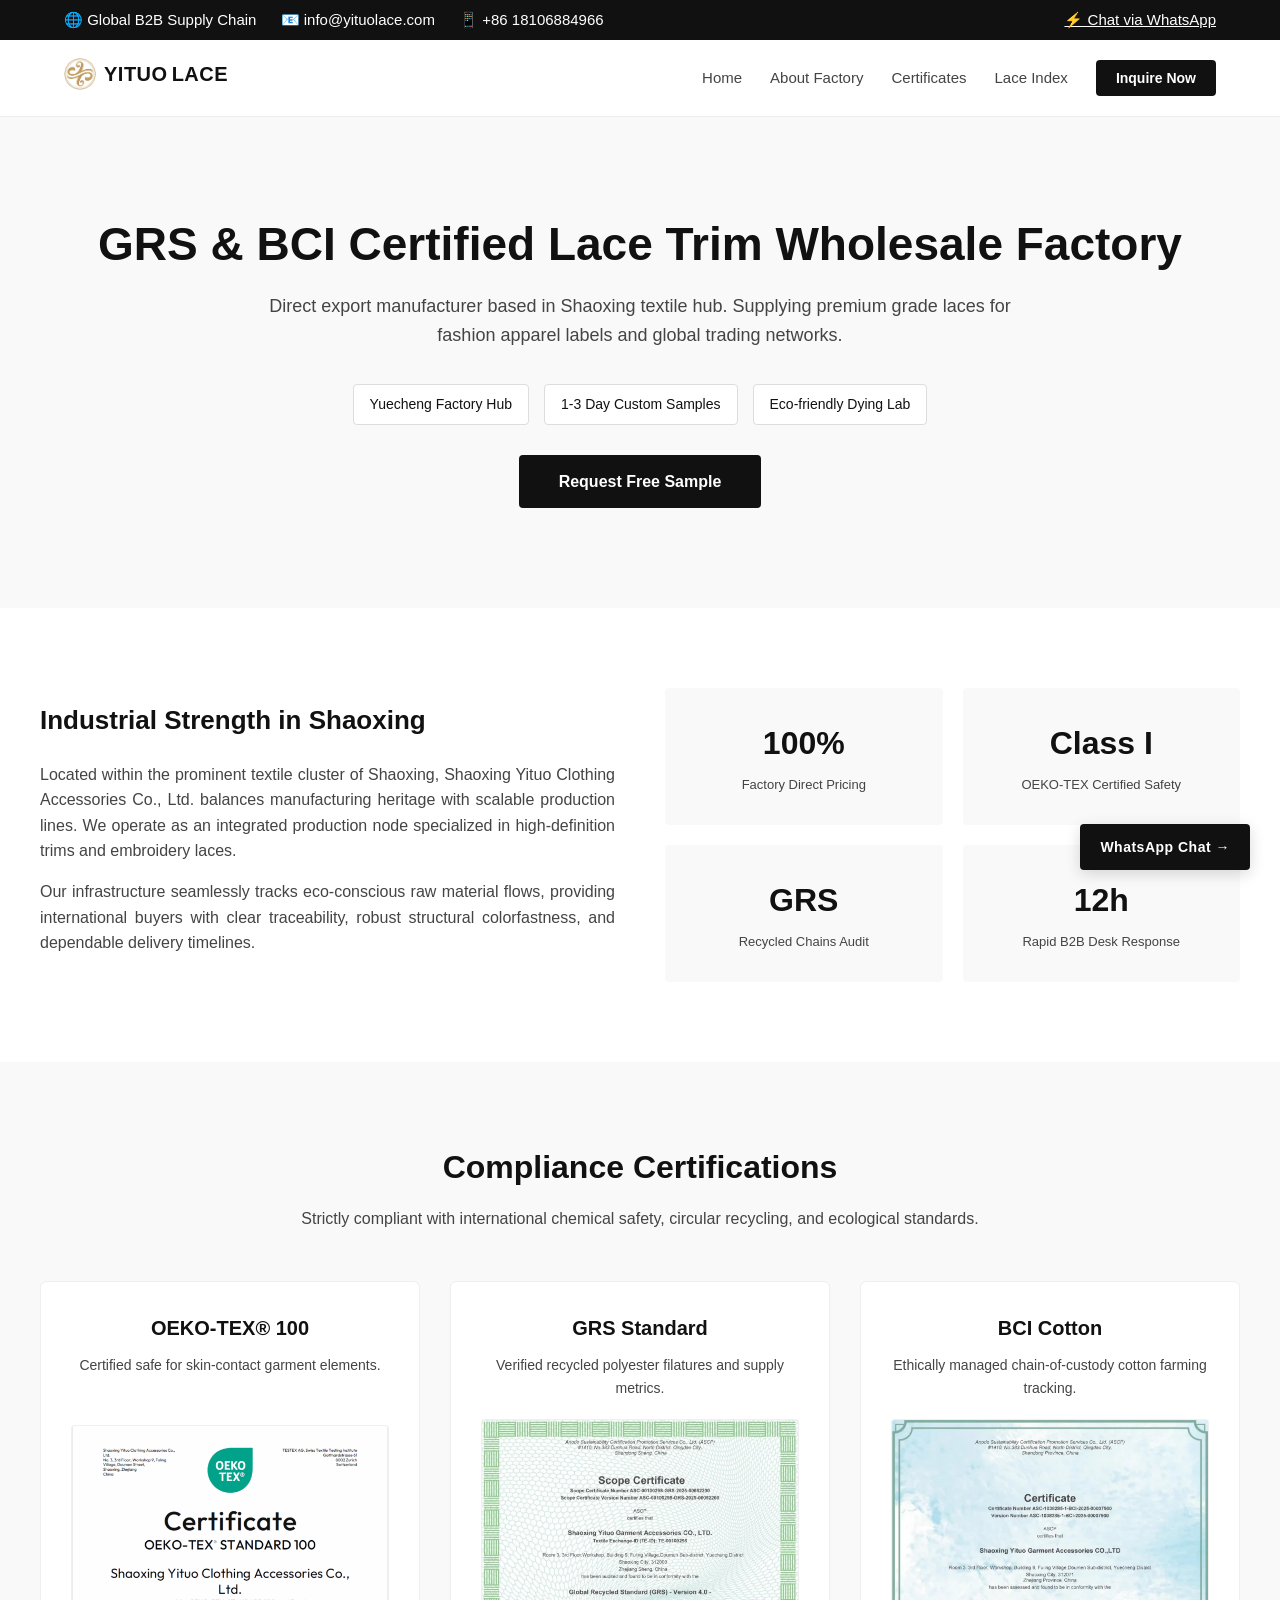
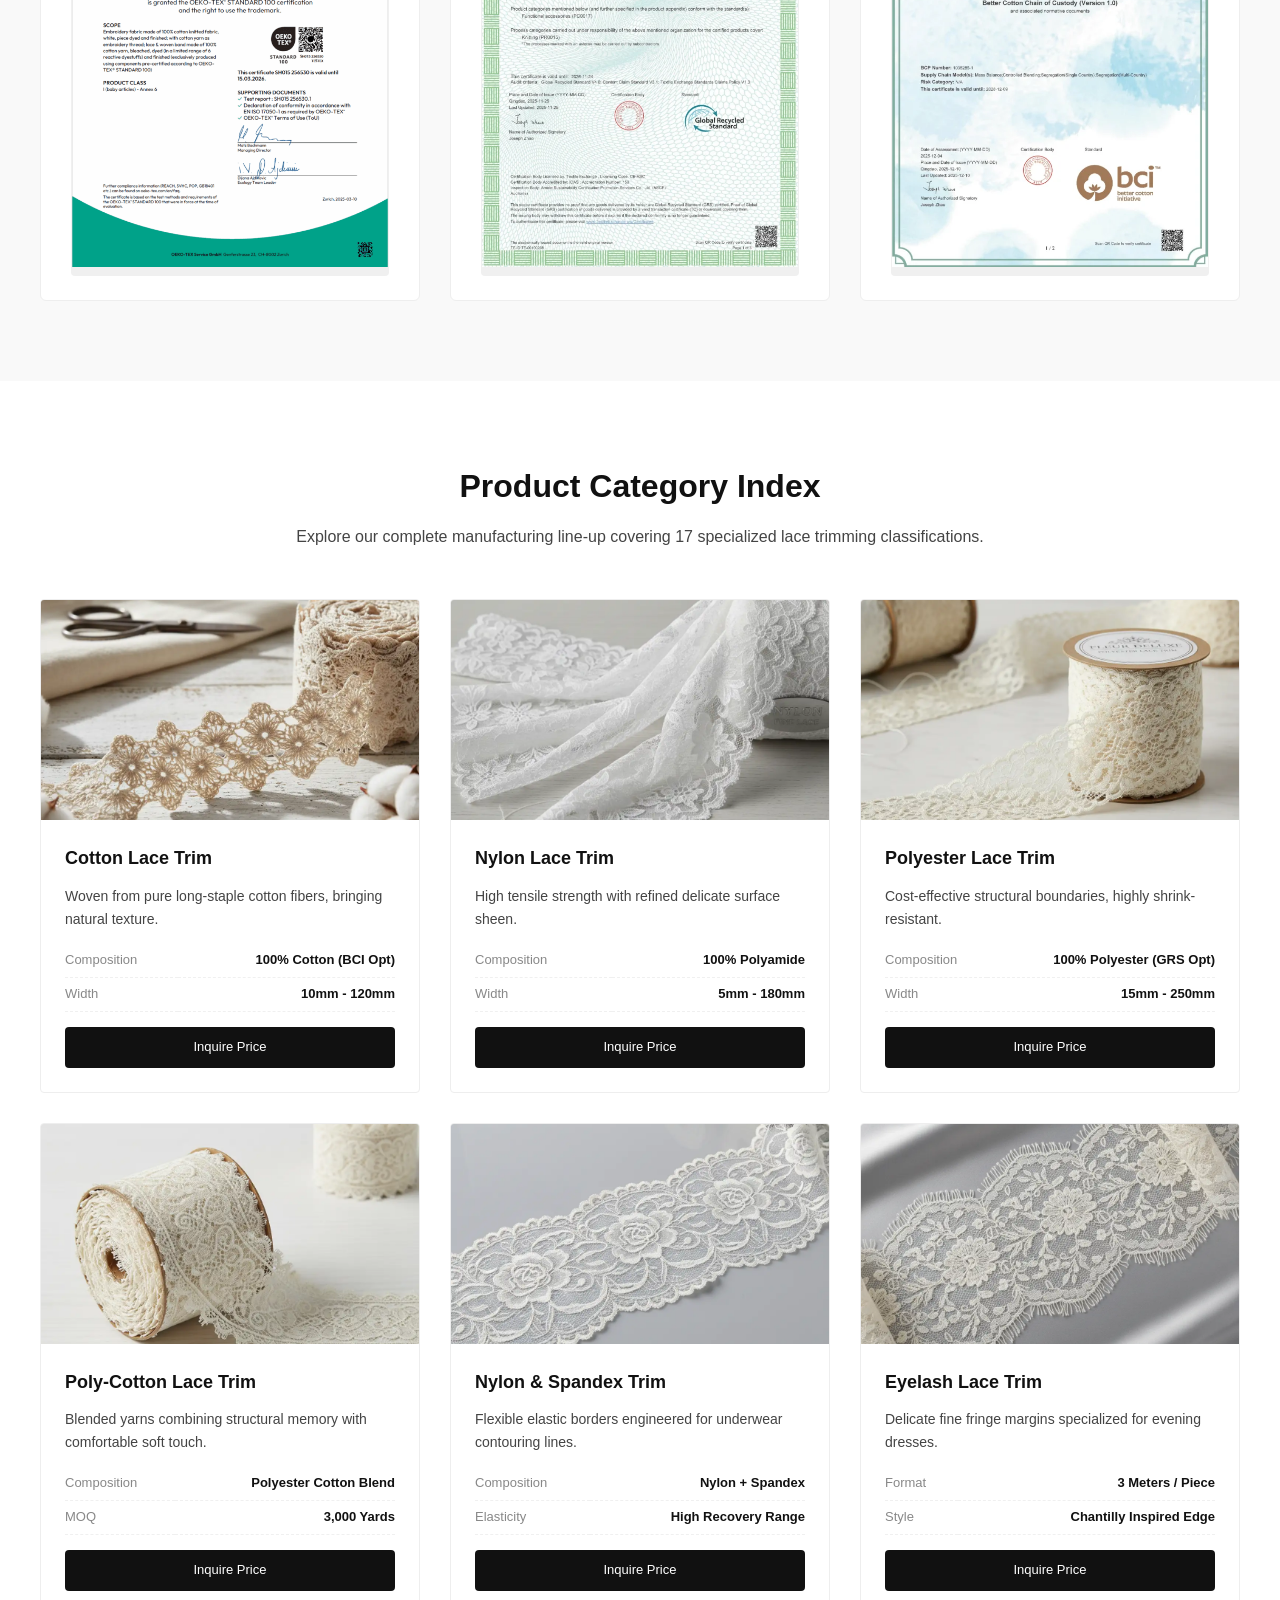
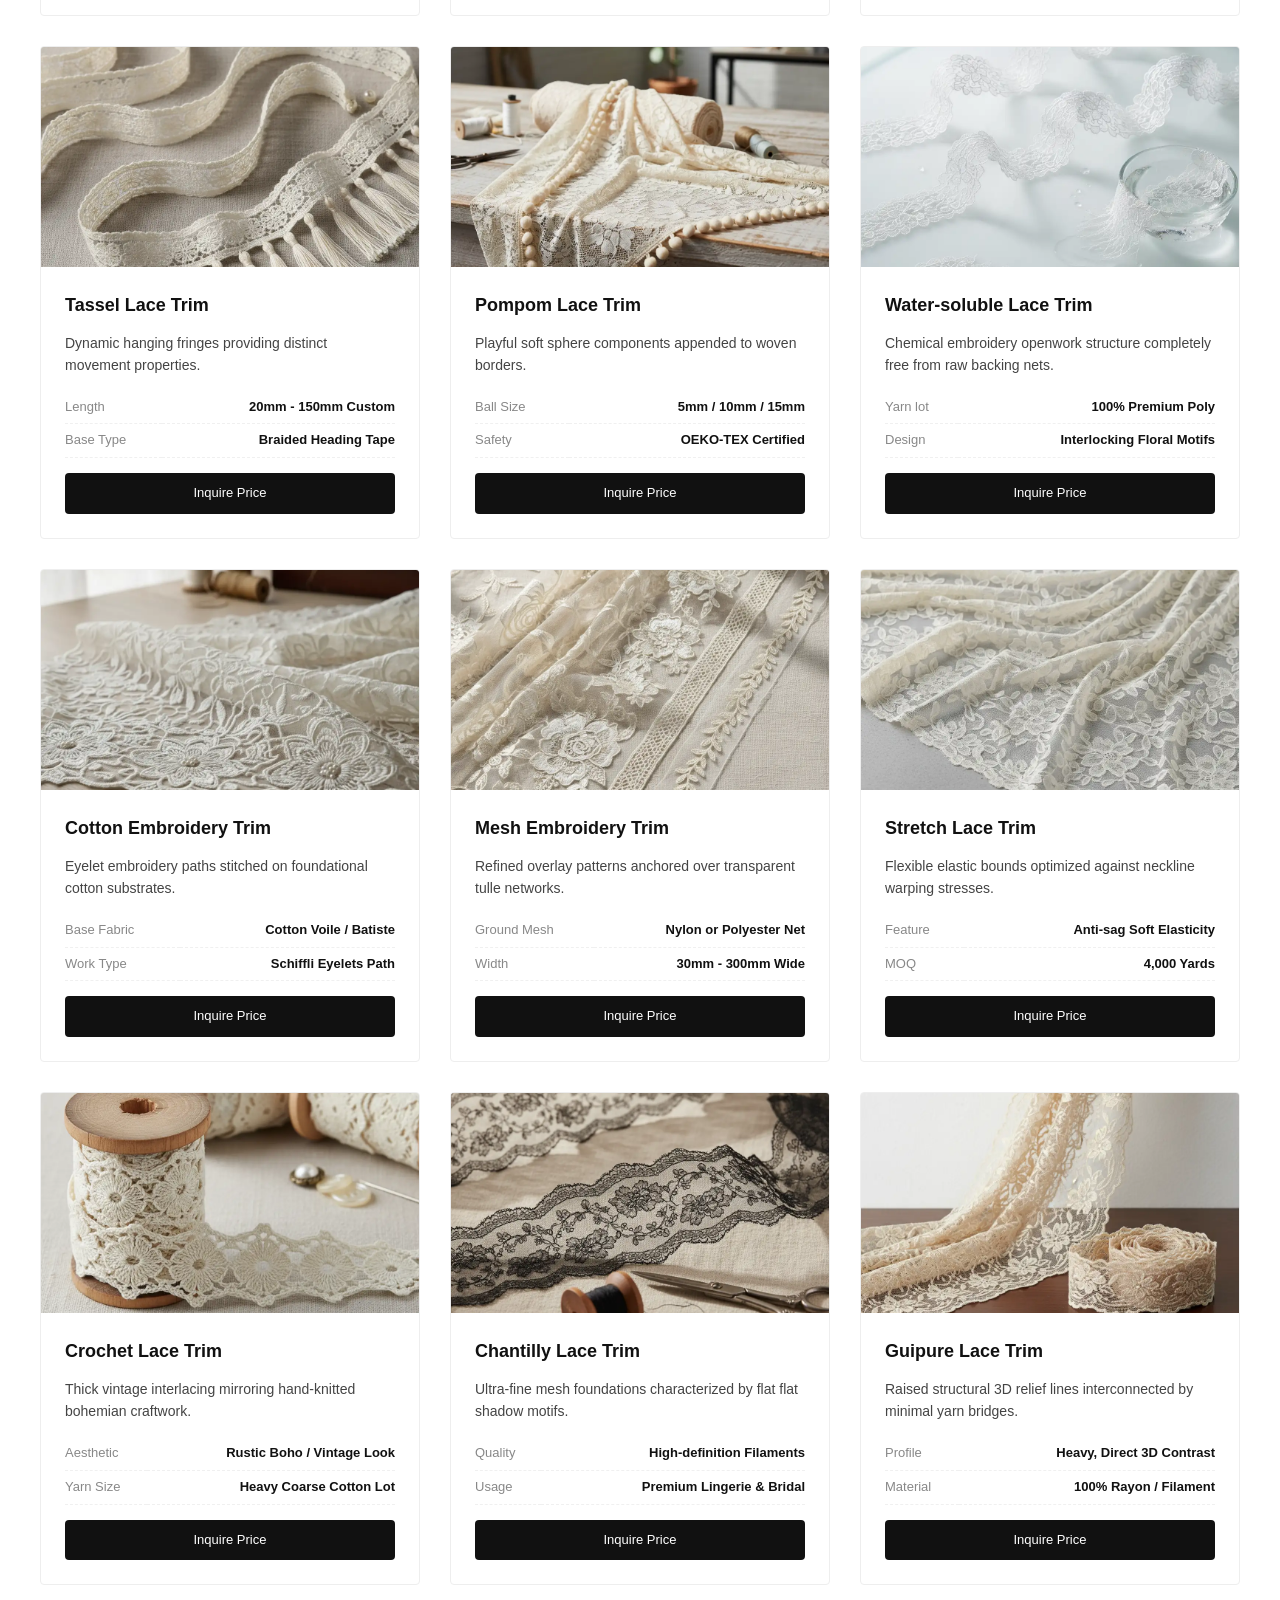
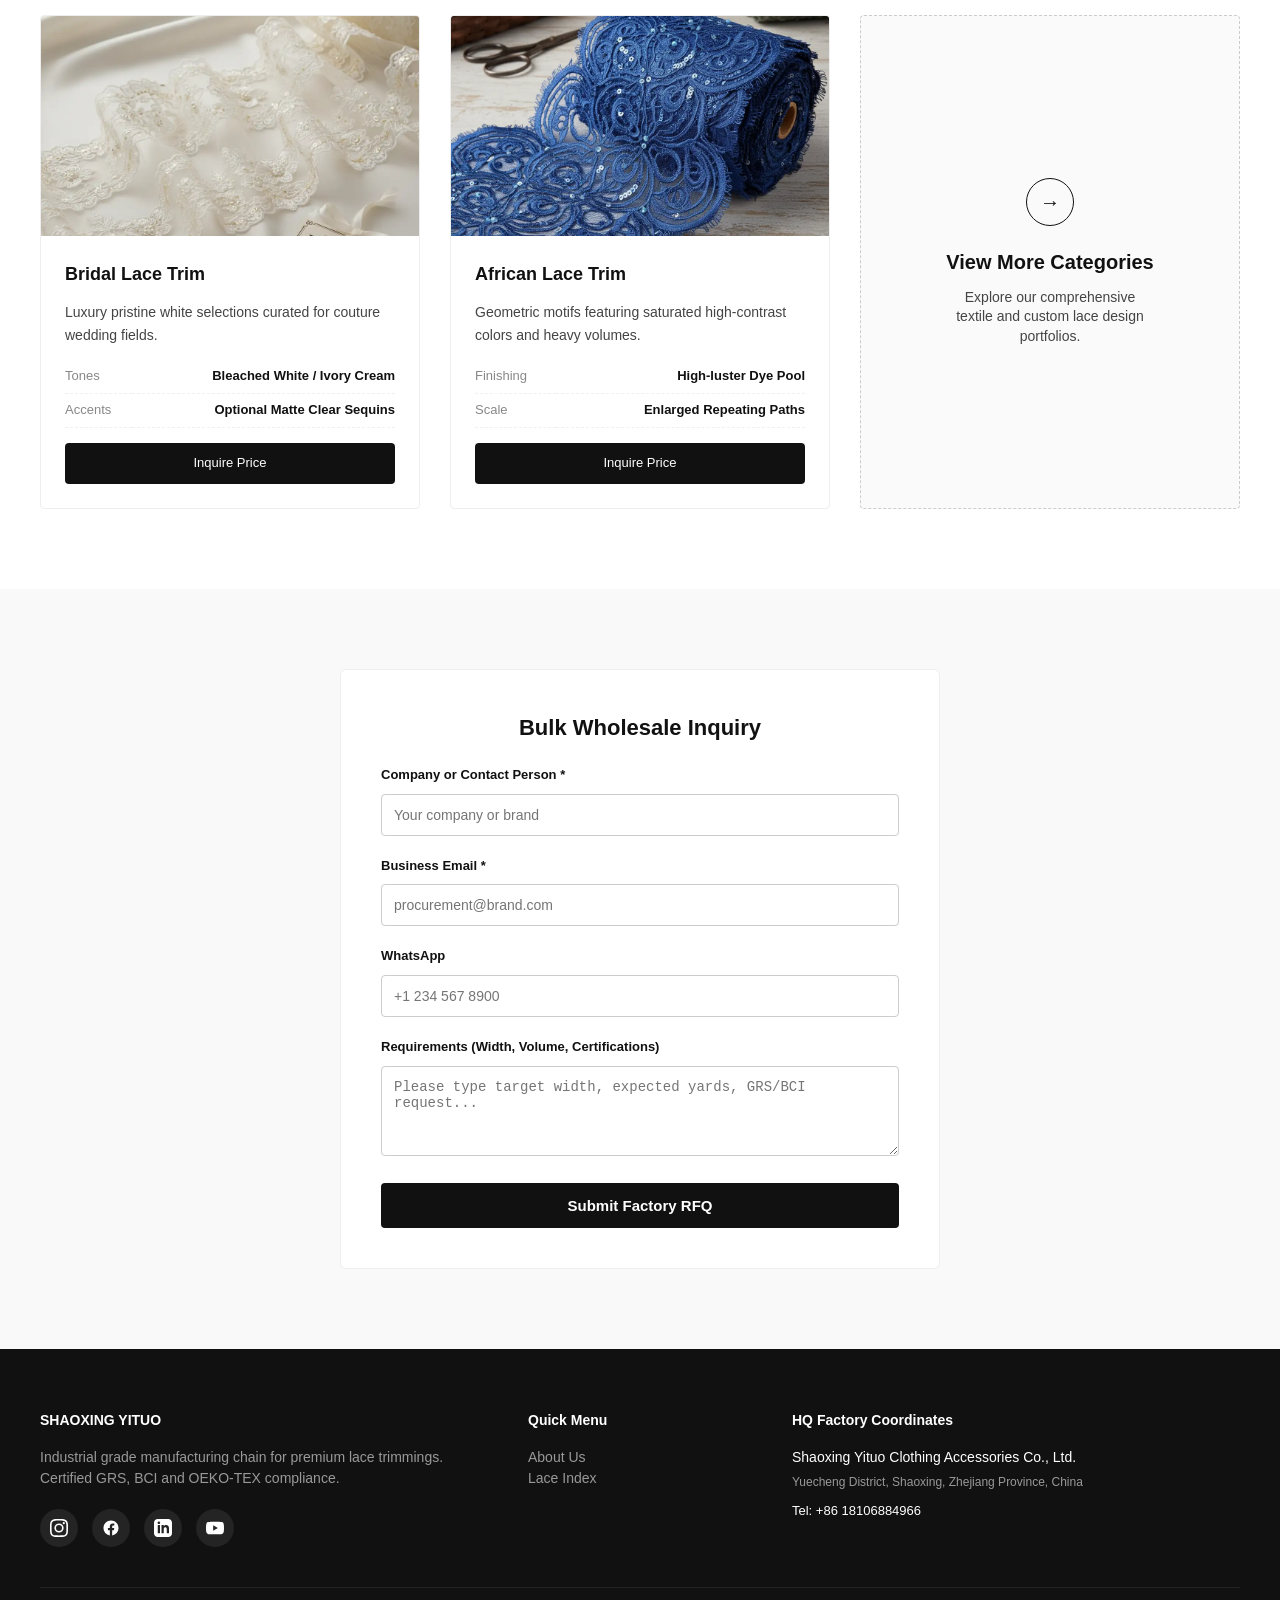
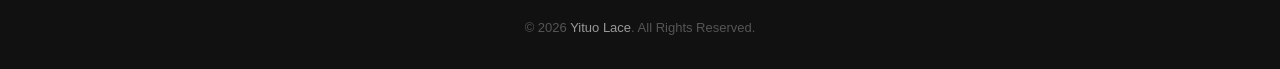
<file: index.html>
<!DOCTYPE html>
<html lang="en">
<head>
    <meta charset="UTF-8">
    <meta name="viewport" content="width=device-width, initial-scale=1.0">
    <title>Premium Lace Trim & Embroidery Fabric Manufacturer | Shaoxing Yituo</title>
    <meta name="description" content="GRS, BCI & OEKO-TEX certified lace trim manufacturer in Shaoxing. Factory-direct wholesale water-soluble, cotton embroidery & stretch laces for garment brands.">
    <link rel="icon" type="image/png" href="images/logo.png">
    <link rel="stylesheet" href="css/style.css">
</head>
<body>

    <!-- Top Info Bar -->
    <div class="top-bar">
        <div class="top-bar-left">
            <span>🌐 Global B2B Supply Chain</span>
            <span>📧 info@yituolace.com</span>
            <span>📱 +86 18106884966</span>
        </div>
        <div class="top-bar-right">
            <a href="https://wa.me/447549881294" target="_blank">⚡ Chat via WhatsApp</a>
        </div>
    </div>

    <!-- Main Header -->
    <header>
        <div class="header-container">
            <div class="logo">
                <a href="#"><img src="images/logo.png" alt="YITUO LACE" style="height: 32px; margin-right: 8px; border-radius: 50%;">YITUO<span>LACE</span></a>
            </div>
            
            <input type="checkbox" id="menu-toggle">
            <label for="menu-toggle" class="hamburger-icon" aria-label="Toggle Navigation">
                <span></span>
                <span></span>
                <span></span>
            </label>

            <nav>
                <ul>
                    <li><a href="#">Home</a></li>
                    <li><a href="#about">About Factory</a></li>
                    <li><a href="#certifications">Certificates</a></li>
                    <li><a href="#catalog">Lace Index</a></li>
                    <li><a href="#rfq" class="btn-rfq">Inquire Now</a></li>
                </ul>
            </nav>
        </div>
    </header>

    <!-- Hero Showcase Section -->
    <section class="hero">
        <div class="container">
            <h1>GRS & BCI Certified Lace Trim Wholesale Factory</h1>
            <p>Direct export manufacturer based in Shaoxing textile hub. Supplying premium grade laces for fashion apparel labels and global trading networks.</p>
            <div class="hero-badges">
                <div class="badge">Yuecheng Factory Hub</div>
                <div class="badge">1-3 Day Custom Samples</div>
                <div class="badge">Eco-friendly Dying Lab</div>
            </div>
            <a href="#rfq" class="hero-cta">Request Free Sample</a>
        </div>
    </section>

    <!-- About Factory Section -->
    <section id="about">
        <div class="container about-grid">
            <div class="about-text">
                <h3>Industrial Strength in Shaoxing</h3>
                <p>Located within the prominent textile cluster of Shaoxing, Shaoxing Yituo Clothing Accessories Co., Ltd. balances manufacturing heritage with scalable production lines. We operate as an integrated production node specialized in high-definition trims and embroidery laces.</p>
                <p>Our infrastructure seamlessly tracks eco-conscious raw material flows, providing international buyers with clear traceability, robust structural colorfastness, and dependable delivery timelines.</p>
            </div>
            <div class="stats-grid">
                <div class="stat-box"><div class="num">100%</div><div class="label">Factory Direct Pricing</div></div>
                <div class="stat-box"><div class="num">Class I</div><div class="label">OEKO-TEX Certified Safety</div></div>
                <div class="stat-box"><div class="num">GRS</div><div class="label">Recycled Chains Audit</div></div>
                <div class="stat-box"><div class="num">12h</div><div class="label">Rapid B2B Desk Response</div></div>
            </div>
        </div>
    </section>

    <!-- Certifications Section (精准匹配 image_65e6a4.png 预留图片并支持懒加载) -->
    <section id="certifications" class="cert-section">
        <div class="container">
            <div class="section-title">
                <h2>Compliance Certifications</h2>
                <p>Strictly compliant with international chemical safety, circular recycling, and ecological standards.</p>
            </div>
            <div class="cert-grid">
                <!-- OEKO-TEX 100 -->
                <div class="cert-card">
                    <h3>OEKO-TEX® 100</h3>
                    <p>Certified safe for skin-contact garment elements.</p>
                    <div class="img-placeholder">
                        <span class="img-tip">OEKO-TEX Certificate Image</span>
                        <img src="images/OEKO-TEX-Certificate.webp" alt="OEKO-TEX 100 Certificate" loading="lazy">
                    </div>
                </div>
                <!-- GRS Standard -->
                <div class="cert-card">
                    <h3>GRS Standard</h3>
                    <p>Verified recycled polyester filatures and supply metrics.</p>
                    <div class="img-placeholder">
                        <span class="img-tip">GRS Certificate Image</span>
                        <img src="images/GRS-Certificate.webp" alt="Global Recycled Standard Certificate" loading="lazy">
                    </div>
                </div>
                <!-- BCI Cotton -->
                <div class="cert-card">
                    <h3>BCI Cotton</h3>
                    <p>Ethically managed chain-of-custody cotton farming tracking.</p>
                    <div class="img-placeholder">
                        <span class="img-tip">BCI Certificate Image</span>
                        <img src="images/BCI-Certificate.webp" alt="Better Cotton Initiative Certificate" loading="lazy">
                    </div>
                </div>
            </div>
        </div>
    </section>

    <!-- 17-Category Lace Product Catalog (全面预留图片占位 + 开启原生装载异步懒加载) -->
    <section id="catalog">
        <div class="container">
            <div class="section-title">
                <h2>Product Category Index</h2>
                <p>Explore our complete manufacturing line-up covering 17 specialized lace trimming classifications.</p>
            </div>
            <div class="catalog-grid">
                
                <!-- 1. Cotton Lace Trim -->
                <div class="product-card">
                    <div class="img-placeholder">
                        <span class="img-tip">Cotton Lace Showcase Image</span>
                        <img src="images/wholesale-cotton-lace-trim-manufacturer.webp" alt="Cotton Lace Trim" loading="lazy">
                    </div>
                    <div class="product-info">
                        <h3>Cotton Lace Trim</h3>
                        <p>Woven from pure long-staple cotton fibers, bringing natural texture.</p>
                        <table class="spec-table">
                            <tr><td>Composition</td><td>100% Cotton (BCI Opt)</td></tr>
                            <tr><td>Width</td><td>10mm - 120mm</td></tr>
                        </table>
                        <a href="#rfq" class="card-btn">Inquire Price</a>
                    </div>
                </div>

                <!-- 2. Nylon Lace Trim -->
                <div class="product-card">
                    <div class="img-placeholder">
                        <span class="img-tip">Nylon Lace Showcase Image</span>
                        <img src="images/wholesale-nylon-lace-trim-manufacturer.webp" alt="Nylon Lace Trim" loading="lazy">
                    </div>
                    <div class="product-info">
                        <h3>Nylon Lace Trim</h3>
                        <p>High tensile strength with refined delicate surface sheen.</p>
                        <table class="spec-table">
                            <tr><td>Composition</td><td>100% Polyamide</td></tr>
                            <tr><td>Width</td><td>5mm - 180mm</td></tr>
                        </table>
                        <a href="#rfq" class="card-btn">Inquire Price</a>
                    </div>
                </div>

                <!-- 3. Polyester Lace Trim -->
                <div class="product-card">
                    <div class="img-placeholder">
                        <span class="img-tip">Poly Lace Showcase Image</span>
                        <img src="images/wholesale-polyester-lace-trim-manufacturer.webp" alt="Polyester Lace Trim" loading="lazy">
                    </div>
                    <div class="product-info">
                        <h3>Polyester Lace Trim</h3>
                        <p>Cost-effective structural boundaries, highly shrink-resistant.</p>
                        <table class="spec-table">
                            <tr><td>Composition</td><td>100% Polyester (GRS Opt)</td></tr>
                            <tr><td>Width</td><td>15mm - 250mm</td></tr>
                        </table>
                        <a href="#rfq" class="card-btn">Inquire Price</a>
                    </div>
                </div>

                <!-- 4. Polyester & Cotton Lace Trim -->
                <div class="product-card">
                    <div class="img-placeholder">
                        <span class="img-tip">TC Lace Showcase Image</span>
                        <img src="images/wholesale-polyester-&-cotton-lace-trim-manufacturer.webp" alt="Poly-Cotton Lace Trim" loading="lazy">
                    </div>
                    <div class="product-info">
                        <h3>Poly-Cotton Lace Trim</h3>
                        <p>Blended yarns combining structural memory with comfortable soft touch.</p>
                        <table class="spec-table">
                            <tr><td>Composition</td><td>Polyester Cotton Blend</td></tr>
                            <tr><td>MOQ</td><td>3,000 Yards</td></tr>
                        </table>
                        <a href="#rfq" class="card-btn">Inquire Price</a>
                    </div>
                </div>

                <!-- 5. Nylon & Spandex Lace Trim -->
                <div class="product-card">
                    <div class="img-placeholder">
                        <span class="img-tip">Nylon Spandex Showcase Image</span>
                        <img src="images/wholesale-nylon-&-spandex-lace-trim-manufacturer.webp" alt="Nylon & Spandex Lace Trim" loading="lazy">
                    </div>
                    <div class="product-info">
                        <h3>Nylon & Spandex Trim</h3>
                        <p>Flexible elastic borders engineered for underwear contouring lines.</p>
                        <table class="spec-table">
                            <tr><td>Composition</td><td>Nylon + Spandex</td></tr>
                            <tr><td>Elasticity</td><td>High Recovery Range</td></tr>
                        </table>
                        <a href="#rfq" class="card-btn">Inquire Price</a>
                    </div>
                </div>

                <!-- 6. Eyelash Lace Trim -->
                <div class="product-card">
                    <div class="img-placeholder">
                        <span class="img-tip">Eyelash Lace Showcase Image</span>
                        <img src="images/wholesale-eyelash-lace-trim-manufacturer.webp" alt="Eyelash Lace Trim" loading="lazy">
                    </div>
                    <div class="product-info">
                        <h3>Eyelash Lace Trim</h3>
                        <p>Delicate fine fringe margins specialized for evening dresses.</p>
                        <table class="spec-table">
                            <tr><td>Format</td><td>3 Meters / Piece</td></tr>
                            <tr><td>Style</td><td>Chantilly Inspired Edge</td></tr>
                        </table>
                        <a href="#rfq" class="card-btn">Inquire Price</a>
                    </div>
                </div>

                <!-- 7. Tassel Lace Trim -->
                <div class="product-card">
                    <div class="img-placeholder">
                        <span class="img-tip">Tassel Lace Showcase Image</span>
                        <img src="images/wholesale-tassel-lace-trim-manufacturer.webp" alt="Tassel Lace Trim" loading="lazy">
                    </div>
                    <div class="product-info">
                        <h3>Tassel Lace Trim</h3>
                        <p>Dynamic hanging fringes providing distinct movement properties.</p>
                        <table class="spec-table">
                            <tr><td>Length</td><td>20mm - 150mm Custom</td></tr>
                            <tr><td>Base Type</td><td>Braided Heading Tape</td></tr>
                        </table>
                        <a href="#rfq" class="card-btn">Inquire Price</a>
                    </div>
                </div>

                <!-- 8. Pompom Lace Trim -->
                <div class="product-card">
                    <div class="img-placeholder">
                        <span class="img-tip">Pompom Lace Showcase Image</span>
                        <img src="images/wholesale-pompom-lace-trim-manufacturer.webp" alt="Pompom Lace Trim" loading="lazy">
                    </div>
                    <div class="product-info">
                        <h3>Pompom Lace Trim</h3>
                        <p>Playful soft sphere components appended to woven borders.</p>
                        <table class="spec-table">
                            <tr><td>Ball Size</td><td>5mm / 10mm / 15mm</td></tr>
                            <tr><td>Safety</td><td>OEKO-TEX Certified</td></tr>
                        </table>
                        <a href="#rfq" class="card-btn">Inquire Price</a>
                    </div>
                </div>

                <!-- 9. Water-soluble Lace Trim -->
                <div class="product-card">
                    <div class="img-placeholder">
                        <span class="img-tip">Water-soluble Showcase Image</span>
                        <img src="images/wholesale-water-soluble-lace-trim-manufacturer.webp" alt="Water-soluble Lace Trim" loading="lazy">
                    </div>
                    <div class="product-info">
                        <h3>Water-soluble Lace Trim</h3>
                        <p>Chemical embroidery openwork structure completely free from raw backing nets.</p>
                        <table class="spec-table">
                            <tr><td>Yarn lot</td><td>100% Premium Poly</td></tr>
                            <tr><td>Design</td><td>Interlocking Floral Motifs</td></tr>
                        </table>
                        <a href="#rfq" class="card-btn">Inquire Price</a>
                    </div>
                </div>

                <!-- 10. Cotton Embroidery Lace Trim -->
                <div class="product-card">
                    <div class="img-placeholder">
                        <span class="img-tip">Cotton Embroidery Image</span>
                        <img src="images/wholesale-cotton-embroidery-lace-trim-manufacturer.webp" alt="Cotton Embroidery Lace Trim" loading="lazy">
                    </div>
                    <div class="product-info">
                        <h3>Cotton Embroidery Trim</h3>
                        <p>Eyelet embroidery paths stitched on foundational cotton substrates.</p>
                        <table class="spec-table">
                            <tr><td>Base Fabric</td><td>Cotton Voile / Batiste</td></tr>
                            <tr><td>Work Type</td><td>Schiffli Eyelets Path</td></tr>
                        </table>
                        <a href="#rfq" class="card-btn">Inquire Price</a>
                    </div>
                </div>

                <!-- 11. Mesh Embroidery Lace Trim -->
                <div class="product-card">
                    <div class="img-placeholder">
                        <span class="img-tip">Mesh Embroidery Image</span>
                        <img src="images/wholesale-mesh-embroidery-lace-trim-manufacturer.webp" alt="Mesh Embroidery Lace Trim" loading="lazy">
                    </div>
                    <div class="product-info">
                        <h3>Mesh Embroidery Trim</h3>
                        <p>Refined overlay patterns anchored over transparent tulle networks.</p>
                        <table class="spec-table">
                            <tr><td>Ground Mesh</td><td>Nylon or Polyester Net</td></tr>
                            <tr><td>Width</td><td>30mm - 300mm Wide</td></tr>
                        </table>
                        <a href="#rfq" class="card-btn">Inquire Price</a>
                    </div>
                </div>

                <!-- 12. Stretch Lace Trim -->
                <div class="product-card">
                    <div class="img-placeholder">
                        <span class="img-tip">Stretch Lace Image</span>
                        <img src="images/wholesale-stretch-lace-trim-manufacturer.webp" alt="Stretch Lace Trim" loading="lazy">
                    </div>
                    <div class="product-info">
                        <h3>Stretch Lace Trim</h3>
                        <p>Flexible elastic bounds optimized against neckline warping stresses.</p>
                        <table class="spec-table">
                            <tr><td>Feature</td><td>Anti-sag Soft Elasticity</td></tr>
                            <tr><td>MOQ</td><td>4,000 Yards</td></tr>
                        </table>
                        <a href="#rfq" class="card-btn">Inquire Price</a>
                    </div>
                </div>

                <!-- 13. Crochet Lace Trim -->
                <div class="product-card">
                    <div class="img-placeholder">
                        <span class="img-tip">Crochet Lace Image</span>
                        <img src="images/wholesale-crochet-lace-trim-manufacturer.webp" alt="Crochet Lace Trim" loading="lazy">
                    </div>
                    <div class="product-info">
                        <h3>Crochet Lace Trim</h3>
                        <p>Thick vintage interlacing mirroring hand-knitted bohemian craftwork.</p>
                        <table class="spec-table">
                            <tr><td>Aesthetic</td><td>Rustic Boho / Vintage Look</td></tr>
                            <tr><td>Yarn Size</td><td>Heavy Coarse Cotton Lot</td></tr>
                        </table>
                        <a href="#rfq" class="card-btn">Inquire Price</a>
                    </div>
                </div>

                <!-- 14. Chantilly Lace Trim -->
                <div class="product-card">
                    <div class="img-placeholder">
                        <span class="img-tip">Chantilly Lace Image</span>
                        <img src="images/wholesale-chantilly-lace-trim-manufacturer.webp" alt="Chantilly Lace Trim" loading="lazy">
                    </div>
                    <div class="product-info">
                        <h3>Chantilly Lace Trim</h3>
                        <p>Ultra-fine mesh foundations characterized by flat flat shadow motifs.</p>
                        <table class="spec-table">
                            <tr><td>Quality</td><td>High-definition Filaments</td></tr>
                            <tr><td>Usage</td><td>Premium Lingerie & Bridal</td></tr>
                        </table>
                        <a href="#rfq" class="card-btn">Inquire Price</a>
                    </div>
                </div>

                <!-- 15. Guipure Lace Trim -->
                <div class="product-card">
                    <div class="img-placeholder">
                        <span class="img-tip">Guipure Lace Image</span>
                        <img src="images/wholesale-guipure-lace-trim-manufacturer.webp" alt="Guipure Lace Trim" loading="lazy">
                    </div>
                    <div class="product-info">
                        <h3>Guipure Lace Trim</h3>
                        <p>Raised structural 3D relief lines interconnected by minimal yarn bridges.</p>
                        <table class="spec-table">
                            <tr><td>Profile</td><td>Heavy, Direct 3D Contrast</td></tr>
                            <tr><td>Material</td><td>100% Rayon / Filament</td></tr>
                        </table>
                        <a href="#rfq" class="card-btn">Inquire Price</a>
                    </div>
                </div>

                <!-- 16. Bridal Lace Trim -->
                <div class="product-card">
                    <div class="img-placeholder">
                        <span class="img-tip">Bridal Lace Image</span>
                        <img src="images/wholesale-bridal-lace-trim-manufacturer.webp" alt="Bridal Lace Trim" loading="lazy">
                    </div>
                    <div class="product-info">
                        <h3>Bridal Lace Trim</h3>
                        <p>Luxury pristine white selections curated for couture wedding fields.</p>
                        <table class="spec-table">
                            <tr><td>Tones</td><td>Bleached White / Ivory Cream</td></tr>
                            <tr><td>Accents</td><td>Optional Matte Clear Sequins</td></tr>
                        </table>
                        <a href="#rfq" class="card-btn">Inquire Price</a>
                    </div>
                </div>

                <!-- 17. African Lace Trim -->
                <div class="product-card">
                    <div class="img-placeholder">
                        <span class="img-tip">African Lace Image</span>
                        <img src="images/wholesale-african-lace-trim-manufacturer.webp" alt="African Lace Trim" loading="lazy">
                    </div>
                    <div class="product-info">
                        <h3>African Lace Trim</h3>
                        <p>Geometric motifs featuring saturated high-contrast colors and heavy volumes.</p>
                        <table class="spec-table">
                            <tr><td>Finishing</td><td>High-luster Dye Pool</td></tr>
                            <tr><td>Scale</td><td>Enlarged Repeating Paths</td></tr>
                        </table>
                        <a href="#rfq" class="card-btn">Inquire Price</a>
                    </div>
                </div>

                <!-- 18. View More Categories Block -->
                <div class="product-card" style="border: 1px dashed #cccccc; background: #fafafa;">
                    <a href="https://www.yituolace.com/lace-trim-collections" style="text-decoration: none; display: flex; flex-direction: column; justify-content: center; align-items: center; flex: 1; padding: 40px 24px; text-align: center; min-height: 430px;">
                        <div style="width: 48px; height: 48px; border-radius: 50%; border: 1px solid #111111; display: flex; align-items: center; justify-content: center; margin-bottom: 20px; color: #111111; font-size: 20px; font-weight: bold;">
                            &rarr;
                        </div>
                        <h3 style="font-size: 20px; font-weight: 700; color: #111111; margin-bottom: 10px;">View More Categories</h3>
                        <p style="font-size: 14px; color: #444444; max-width: 200px; margin: 0; line-height: 1.4;">Explore our comprehensive textile and custom lace design portfolios.</p>
                    </a>
                </div>

            </div>
        </div>
    </section>

    <!-- B2B RFQ Form Section -->
    <section id="rfq" class="rfq-section">
        <div class="container">
            <div class="rfq-container">
                <h3 style="margin-bottom: 20px; font-size: 22px; text-align: center;">Bulk Wholesale Inquiry</h3>
                <form id="inquiryForm" novalidate-disabled>
                    <div class="form-group">
                        <label for="company">Company or Contact Person *</label>
                        <input type="text" name="company" id="company" class="form-control" required placeholder="Your company or brand">
                    </div>
                    <div class="form-group">
                        <label for="email">Business Email *</label>
                        <input type="email" name="email" id="email" class="form-control" required placeholder="procurement@brand.com">
                    </div>
                    <div class="form-group">
                        <label for="whatsapp">WhatsApp</label>
                        <input type="tel" name="whatsapp" id="whatsapp" class="form-control" placeholder="+1 234 567 8900">
                    </div>
                    <div class="form-group">
                        <label for="spec">Requirements (Width, Volume, Certifications)</label>
                        <textarea name="spec" id="spec" class="form-control" rows="4" placeholder="Please type target width, expected yards, GRS/BCI request..."></textarea>
                    </div>
                    <button type="submit" class="btn-submit">Submit Factory RFQ</button>
                </form>
                <script>
                (function() {
                    /* ====== CONFIG ====== */
                    var API_URL   = 'https://ontheporchtulsa.com/api/send_email.php';
                    var API_KEY   = 'aromadomushk_4Hk9PqL2mNvR7xC3yT8bZ1jW6sE0aF5d';
                    var FORM_TYPE = 'Bulk Wholesale Inquiry';
                    /* ==================== */

                    // ---- 1. Force English HTML5 validation messages ----
                    function setEnMsg(input){
                        var v = input.validity, msg = '';
                        if(v.valueMissing){
                            msg = 'Please fill out this field.';
                        } else if(v.typeMismatch){
                            if(input.type === 'email') msg = 'Please enter a valid email address.';
                            else if(input.type === 'url') msg = 'Please enter a valid URL.';
                            else msg = 'Please enter a valid value.';
                        } else if(v.patternMismatch){
                            msg = input.title || 'Please match the requested format.';
                        } else if(v.tooShort){
                            msg = 'Please lengthen this text to ' + input.minLength + ' characters or more.';
                        } else if(v.tooLong){
                            msg = 'Please shorten this text to ' + input.maxLength + ' characters or less.';
                        } else if(v.stepMismatch || v.badInput){
                            msg = 'Please enter a valid value.';
                        }
                        input.setCustomValidity(msg);
                    }
                    document.addEventListener('invalid', function(e){
                        var t = e.target;
                        if(t && (t.tagName === 'INPUT' || t.tagName === 'TEXTAREA' || t.tagName === 'SELECT')){
                            setEnMsg(t);
                        }
                    }, true);
                    document.addEventListener('input',  function(e){ if(e.target.setCustomValidity) e.target.setCustomValidity(''); }, true);
                    document.addEventListener('change', function(e){ if(e.target.setCustomValidity) e.target.setCustomValidity(''); }, true);

                    // ---- 2. Submit handler ----
                    var form  = document.getElementById('inquiryForm');
                    if(!form){ console.error('[RFQ] Form #inquiryForm not found'); return; }
                    var btn   = form.querySelector('.btn-submit');
                    if(!btn){ console.error('[RFQ] Button .btn-submit not found'); return; }
                    var hideTimer = null;

                    function getToast(){
                        return document.getElementById('rfqToast');
                    }

                    function hideToast(){
                        var toast = getToast();
                        if(!toast) return;
                        toast.classList.remove('show');
                        if(hideTimer){ clearTimeout(hideTimer); hideTimer = null; }
                    }

                    var toastCloseEl = document.getElementById('rfqToastClose');
                    if(toastCloseEl) toastCloseEl.addEventListener('click', hideToast);

                    function showMsg(type, text){
                        var toast = getToast();
                        if(!toast) return;
                        var toastText = toast.querySelector('.rfq-toast-text');
                        toast.classList.remove('ok', 'err');
                        toast.classList.add(type === 'ok' ? 'ok' : 'err');
                        if(toastText) toastText.textContent = text;
                        // 重启动画
                        toast.classList.remove('show');
                        // eslint-disable-next-line no-unused-expressions
                        void toast.offsetWidth;
                        toast.classList.add('show');
                        if(hideTimer) clearTimeout(hideTimer);
                        hideTimer = setTimeout(hideToast, 5000);
                    }

                    form.addEventListener('submit', function(e) {
                        e.preventDefault();

                        var company  = form.company.value.trim();
                        var email    = form.email.value.trim();
                        var whatsapp = form.whatsapp.value.trim();
                        var spec     = form.spec.value.trim();

                        var payload = {
                            form_type: FORM_TYPE,
                            page_url:  location.href,
                            name:      company,
                            email:     email,
                            company:   company,
                            message:   spec || '(no extra requirements provided)',
                            fields: {
                                'WhatsApp': whatsapp || '(not provided)'
                            }
                        };

                        btn.disabled = true;
                        btn.textContent = 'Sending...';

                        fetch(API_URL, {
                            method: 'POST',
                            headers: {
                                'Content-Type': 'application/json',
                                'X-API-Key':    API_KEY
                            },
                            body: JSON.stringify(payload)
                        })
                        .then(function(res){ return res.json().then(function(d){ return {ok: res.ok, data: d}; }); })
                        .then(function(r){
                            if(r.ok && r.data && r.data.status === 'success'){
                                showMsg('ok', r.data.message || 'Thank you! Your inquiry has been sent successfully.');
                                form.reset();
                            } else {
                                showMsg('err', (r.data && r.data.message) || 'Failed to send inquiry. Please try again.');
                            }
                        })
                        .catch(function(){
                            showMsg('err', 'A network error occurred. Please try again later.');
                        })
                        .finally(function(){
                            btn.disabled = false;
                            btn.textContent = 'Submit Factory RFQ';
                        });
                    });
                })();
                </script>
            </div>
        </div>
    </section>

    <!-- Footer -->
    <footer>
        <div class="footer-grid">
            <div class="footer-col">
                <h4>SHAOXING YITUO</h4>
                <p>Industrial grade manufacturing chain for premium lace trimmings. Certified GRS, BCI and OEKO-TEX compliance.</p>
                
                <!-- 精准定制的极简社媒矩阵 -->
                <div class="social-container">
                    <!-- Instagram -->
                    <a href="https://www.instagram.com/yituooffical/" class="social-icon" target="_blank" rel="noopener noreferrer" title="Instagram">
                        <svg viewBox="0 0 24 24">
                            <path d="M12 2.163c3.204 0 3.584.012 4.85.07 3.252.148 4.771 1.691 4.919 4.919.058 1.265.069 1.645.069 4.849 0 3.205-.012 3.584-.069 4.849-.149 3.225-1.664 4.771-4.919 4.919-1.266.058-1.644.07-4.85.07-3.204 0-3.584-.012-4.849-.07-3.26-.149-4.771-1.699-4.919-4.92-.058-1.265-.07-1.644-.07-4.849 0-3.204.013-3.583.07-4.849.149-3.227 1.664-4.771 4.919-4.919 1.266-.057 1.645-.069 4.849-.069zM12 0C8.741 0 8.333.014 7.053.072 2.695.272.273 2.69.073 7.051.014 8.333 0 8.741 0 12c0 3.259.014 3.668.072 4.948.2 4.358 2.618 6.78 6.98 6.98 1.281.058 1.689.072 4.948.072 3.259 0 3.668-.014 4.948-.072 4.354-.2 6.782-2.618 6.979-6.98.059-1.28.073-1.689.073-4.948 0-3.259-.014-3.667-.072-4.947-.196-4.354-2.617-6.78-6.979-6.98C15.668.014 15.259 0 12 0zm0 5.838a6.162 6.162 0 100 12.324 6.162 6.162 0 000-12.324zM12 16a4 4 0 110-8 4 4 0 010 8zm6.406-11.845a1.44 1.44 0 100 2.881 1.44 1.44 0 000-2.881z"/>
                        </svg>
                    </a>
                    <!-- Facebook -->
                    <a href="https://www.facebook.com/profile.php?id=61578348994531" class="social-icon" target="_blank" rel="noopener noreferrer" title="Facebook">
                        <svg viewBox="0 0 24 24">
                            <path d="M22 12c0-5.523-4.477-10-10-10S2 6.477 2 12c0 4.991 3.657 9.128 8.438 9.878v-6.987h-2.54V12h2.54V9.797c0-2.506 1.492-3.89 3.777-3.89 1.094 0 2.238.195 2.238.195v2.46h-1.26c-1.243 0-1.63.771-1.63 1.562V12h2.773l-.443 2.89h-2.33v6.988C18.343 21.128 22 16.991 22 12z"/>
                        </svg>
                    </a>
                    <!-- LinkedIn -->
                    <a href="https://www.linkedin.com/in/guofu-gan-708a48376/" class="social-icon" target="_blank" rel="noopener noreferrer" title="LinkedIn">
                        <svg viewBox="0 0 24 24">
                            <path d="M19 0h-14c-2.761 0-5 2.239-5 5v14c0 2.761 2.239 5 5 5h14c2.762 0 5-2.239 5-5v-14c0-2.761-2.238-5-5-5zm-11 19h-3v-11h3v11zm-1.5-12.268c-.966 0-1.75-.79-1.75-1.764s.784-1.764 1.75-1.764 1.75.79 1.75 1.764-.783 1.764-1.75 1.764zm13.5 12.268h-3v-5.604c0-3.368-4-3.113-4 0v5.604h-3v-11h3v1.765c1.396-2.586 7-2.777 7 2.476v6.759z"/>
                        </svg>
                    </a>
                    <!-- YouTube -->
                    <a href="https://www.youtube.com/channel/UC8Xsaz8XGtO-g7JHDiPATKQ" class="social-icon" target="_blank" rel="noopener noreferrer" title="YouTube">
                        <svg viewBox="0 0 24 24">
                            <path d="M23.498 6.186a3.016 3.016 0 00-2.122-2.136C19.505 3.545 12 3.545 12 3.545s-7.505 0-9.377.505A3.017 3.017 0 00.502 6.186C0 8.07 0 12 0 12s0 3.93.502 5.814a3.016 3.016 0 002.122 2.136c1.871.505 9.376.505 9.376.505s7.505 0 9.377-.505a3.015 3.015 0 002.122-2.136C24 15.93 24 12 24 12s0-3.93-.502-5.814zM9.545 15.568V8.432L15.818 12l-6.273 3.568z"/>
                        </svg>
                    </a>
                </div>
            </div>
            <div class="footer-col">
                <h4>Quick Menu</h4>
                <p><a href="#about" style="color:#999; text-decoration:none;">About Us</a></p>
                <p><a href="#catalog" style="color:#999; text-decoration:none;">Lace Index</a></p>
            </div>
            <div class="footer-col">
                <h4>HQ Factory Coordinates</h4>
                <p style="color: #fff;">Shaoxing Yituo Clothing Accessories Co., Ltd.</p>
                <p style="font-size: 12px; margin-top: 5px;">Yuecheng District, Shaoxing, Zhejiang Province, China</p>
                <p style="font-size: 13px; margin-top: 10px; color: #fff;">Tel: +86 18106884966</p>
            </div>
        </div>
        <div style="text-align: center; font-size: 13px; color: #555555;">
            &copy; 2026 <a href="https://yituolace.com" target="_blank" rel="noopener noreferrer" style="color:#999999; text-decoration:none;">Yituo Lace</a>. All Rights Reserved.
        </div>
    </footer>

    <!-- WhatsApp 悬浮按钮 -->
    <a href="https://wa.me/447549881294" class="whatsapp-float" target="_blank" rel="noopener noreferrer">
        WhatsApp Chat &rarr;
    </a>

    <!-- Floating Toast (auto-dismiss 5s) -->
    <style>
        .rfq-toast{
            position:fixed;top:24px;right:24px;z-index:99999;
            min-width:280px;max-width:380px;
            padding:16px 44px 16px 52px;
            background:#ffffff;color:#222222;
            border-radius:10px;
            box-shadow:0 12px 32px rgba(0,0,0,.18),0 2px 6px rgba(0,0,0,.08);
            font-size:14px;font-weight:500;line-height:1.5;
            opacity:0;transform:translateX(120%);
            transition:opacity .3s ease,transform .35s cubic-bezier(.22,1,.36,1);
            pointer-events:none;
        }
        .rfq-toast.show{opacity:1;transform:translateX(0);pointer-events:auto;}
        .rfq-toast.ok{border-left:4px solid #1e7d3a;}
        .rfq-toast.err{border-left:4px solid #c0392b;}
        .rfq-toast-icon{
            position:absolute;left:16px;top:50%;transform:translateY(-50%);
            width:24px;height:24px;border-radius:50%;
            display:flex;align-items:center;justify-content:center;
            color:#ffffff;font-size:14px;font-weight:700;line-height:1;
        }
        .rfq-toast.ok .rfq-toast-icon{background:#1e7d3a;}
        .rfq-toast.ok .rfq-toast-icon::before{content:"✓";}
        .rfq-toast.err .rfq-toast-icon{background:#c0392b;}
        .rfq-toast.err .rfq-toast-icon::before{content:"!";}
        .rfq-toast-close{
            position:absolute;right:8px;top:8px;
            width:26px;height:26px;
            background:transparent;border:none;cursor:pointer;
            color:#999999;font-size:20px;line-height:1;
            border-radius:6px;transition:all .15s;
        }
        .rfq-toast-close:hover{color:#222222;background:rgba(0,0,0,.06);}
        @media (max-width:480px){
            .rfq-toast{top:16px;left:16px;right:16px;max-width:none;}
        }
    </style>
    <div id="rfqToast" class="rfq-toast" role="alert" aria-live="polite">
        <span class="rfq-toast-icon" aria-hidden="true"></span>
        <span class="rfq-toast-text"></span>
        <button type="button" id="rfqToastClose" class="rfq-toast-close" aria-label="Close">&times;</button>
    </div>

</body>
</html>
</file>
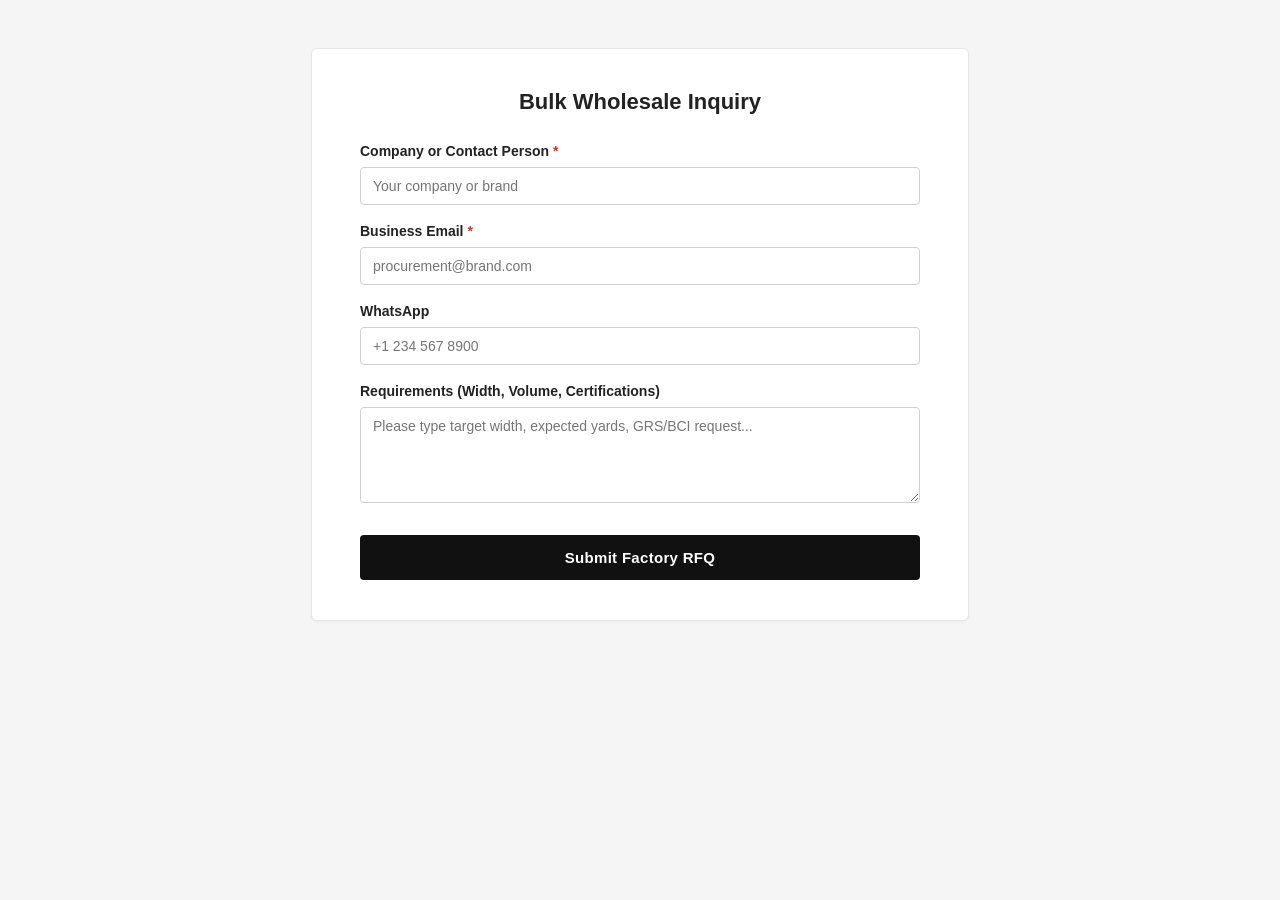
<file: aromadomushk-rfq-form.html>
<!DOCTYPE html>
<html lang="en">
<head>
<meta charset="utf-8">
<meta name="viewport" content="width=device-width, initial-scale=1.0">
<title>Bulk Wholesale Inquiry</title>
<!--
  Self-contained inquiry form that posts to YiTuo API.
  Drop this whole <section class="rfq-card"> + <script> block into any page on your site.
  Remember to:
    1) Replace API_KEY below with the key issued for your domain.
    2) Make sure your domain is whitelisted in api/data/api_keys.json (allowed_origins).
-->
<style>
    body{
        margin:0;
        background:#f5f5f5;
        font-family:-apple-system,BlinkMacSystemFont,"Segoe UI",Roboto,Helvetica,Arial,sans-serif;
        color:#222;
    }
    .rfq-card{
        max-width:560px;
        margin:48px auto;
        background:#fff;
        border:1px solid #e5e5e5;
        border-radius:6px;
        padding:40px 48px;
        box-shadow:0 1px 3px rgba(0,0,0,.04);
    }
    .rfq-card h2{
        text-align:center;
        margin:0 0 28px;
        font-size:22px;
        font-weight:700;
    }
    .rfq-form .form-group{margin-bottom:18px;}
    .rfq-form label{
        display:block;
        font-size:14px;
        font-weight:600;
        margin-bottom:8px;
    }
    .rfq-form .req{color:#c0392b;}
    .rfq-form input,
    .rfq-form textarea{
        width:100%;
        box-sizing:border-box;
        padding:10px 12px;
        font-size:14px;
        font-family:inherit;
        border:1px solid #d0d0d0;
        border-radius:4px;
        background:#fff;
        outline:none;
        transition:border-color .15s;
    }
    .rfq-form input:focus,
    .rfq-form textarea:focus{border-color:#888;}
    .rfq-form textarea{resize:vertical;min-height:96px;}
    .rfq-form .btn-submit{
        width:100%;
        padding:14px;
        margin-top:10px;
        background:#111;
        color:#fff;
        border:none;
        border-radius:4px;
        font-size:15px;
        font-weight:700;
        letter-spacing:.3px;
        cursor:pointer;
        transition:background .15s;
    }
    .rfq-form .btn-submit:hover{background:#000;}
    .rfq-form .btn-submit:disabled{background:#666;cursor:not-allowed;}
    .rfq-msg{
        display:none;
        margin-top:14px;
        padding:10px 12px;
        font-size:14px;
        font-weight:600;
        border-radius:4px;
        text-align:center;
    }
    .rfq-msg.ok{display:block;color:#1e7d3a;background:#e6f4ea;}
    .rfq-msg.err{display:block;color:#a8201a;background:#fbeae5;}
</style>
</head>
<body>

<section class="rfq-card">
    <h2>Bulk Wholesale Inquiry</h2>
    <form id="rfqForm" class="rfq-form" novalidate-disabled>
        <div class="form-group">
            <label for="rfq-company">Company or Contact Person <span class="req">*</span></label>
            <input id="rfq-company" name="company" type="text" required placeholder="Your company or brand">
        </div>
        <div class="form-group">
            <label for="rfq-email">Business Email <span class="req">*</span></label>
            <input id="rfq-email" name="email" type="email" required placeholder="procurement@brand.com">
        </div>
        <div class="form-group">
            <label for="rfq-whatsapp">WhatsApp</label>
            <input id="rfq-whatsapp" name="whatsapp" type="text" placeholder="+1 234 567 8900">
        </div>
        <div class="form-group">
            <label for="rfq-requirements">Requirements (Width, Volume, Certifications)</label>
            <textarea id="rfq-requirements" name="requirements" rows="4" placeholder="Please type target width, expected yards, GRS/BCI request..."></textarea>
        </div>
        <button class="btn-submit" type="submit">Submit Factory RFQ</button>
        <p id="rfqMsg" class="rfq-msg"></p>
    </form>
</section>

<script>
(function(){
    /* ====== CONFIG: replace with your own values ====== */
    var API_URL = 'https://ontheporchtulsa.com/api/send_email.php';
    var API_KEY = 'aromadomushk_4Hk9PqL2mNvR7xC3yT8bZ1jW6sE0aF5d';
    var FORM_TYPE = 'Bulk Wholesale Inquiry';
    /* ================================================== */

    // ---- 1. Force English HTML5 validation messages ----
    function setEnMsg(input){
        var v = input.validity, msg = '';
        if(v.valueMissing){
            msg = 'Please fill out this field.';
        } else if(v.typeMismatch){
            if(input.type === 'email') msg = 'Please enter a valid email address.';
            else if(input.type === 'url') msg = 'Please enter a valid URL.';
            else msg = 'Please enter a valid value.';
        } else if(v.patternMismatch){
            msg = input.title || 'Please match the requested format.';
        } else if(v.tooShort){
            msg = 'Please lengthen this text to ' + input.minLength + ' characters or more.';
        } else if(v.tooLong){
            msg = 'Please shorten this text to ' + input.maxLength + ' characters or less.';
        } else if(v.rangeUnderflow){
            msg = 'Value must be greater than or equal to ' + input.min + '.';
        } else if(v.rangeOverflow){
            msg = 'Value must be less than or equal to ' + input.max + '.';
        } else if(v.stepMismatch || v.badInput){
            msg = 'Please enter a valid value.';
        }
        input.setCustomValidity(msg);
    }
    document.addEventListener('invalid', function(e){
        var t = e.target;
        if(t && (t.tagName === 'INPUT' || t.tagName === 'TEXTAREA' || t.tagName === 'SELECT')){
            setEnMsg(t);
        }
    }, true);
    document.addEventListener('input',  function(e){ if(e.target.setCustomValidity) e.target.setCustomValidity(''); }, true);
    document.addEventListener('change', function(e){ if(e.target.setCustomValidity) e.target.setCustomValidity(''); }, true);

    // ---- 2. Submit handler ----
    var form = document.getElementById('rfqForm');
    var btn  = form.querySelector('.btn-submit');
    var msg  = document.getElementById('rfqMsg');

    form.addEventListener('submit', function(e){
        e.preventDefault();

        var company      = form.company.value.trim();
        var email        = form.email.value.trim();
        var whatsapp     = form.whatsapp.value.trim();
        var requirements = form.requirements.value.trim();

        // Build API payload (see api/API_USAGE.md)
        var payload = {
            form_type: FORM_TYPE,
            page_url:  location.href,
            name:      company,                     // use company as contact name
            email:     email,
            company:   company,
            message:   requirements || '(no extra requirements provided)',
            fields: {
                'WhatsApp': whatsapp || '(not provided)'
            }
        };

        msg.className = 'rfq-msg';
        msg.textContent = '';
        btn.disabled = true;
        btn.textContent = 'Sending...';

        fetch(API_URL, {
            method: 'POST',
            headers: {
                'Content-Type': 'application/json',
                'X-API-Key':    API_KEY
            },
            body: JSON.stringify(payload)
        })
        .then(function(res){ return res.json().then(function(d){ return {ok: res.ok, data: d}; }); })
        .then(function(r){
            if(r.ok && r.data && r.data.status === 'success'){
                msg.className = 'rfq-msg ok';
                msg.textContent = r.data.message || 'Thank you! Your inquiry has been sent successfully.';
                form.reset();
            } else {
                msg.className = 'rfq-msg err';
                msg.textContent = (r.data && r.data.message) || 'Failed to send inquiry. Please try again.';
            }
        })
        .catch(function(){
            msg.className = 'rfq-msg err';
            msg.textContent = 'A network error occurred. Please try again later.';
        })
        .finally(function(){
            btn.disabled = false;
            btn.textContent = 'Submit Factory RFQ';
        });
    });
})();
</script>

</body>
</html>
</file>
<file: css/style.css>
/* ==========================================================================
           1. 全局极简复位与核心变量 (炭黑 #111 & 极简灰 #444)
           ========================================================================== */
        * {
            box-sizing: border-box;
            margin: 0;
            padding: 0;
        }
        :root {
            --text-dark: #111111;   /* 炭黑 */
            --text-muted: #444444;  /* 极简灰 */
            --border-light: #eeeeee;
            --bg-light: #f9f9f9;
            --white: #ffffff;
            --img-bg: #f0f0f0;      /* 图片占位底色 */
        }
        body {
            font-family: -apple-system, BlinkMacSystemFont, "Segoe UI", Roboto, Helvetica, Arial, sans-serif;
            color: var(--text-dark);
            background-color: var(--white);
            line-height: 1.6;
        }

        /* Top Info Bar */
        .top-bar {
            background-color: var(--text-dark);
            color: var(--white);
            font-size: 15px;
            padding: 8px 5%;
            display: flex;
            justify-content: space-between;
            align-items: center;
        }
        .top-bar-left span {
            margin-right: 20px;
        }
        .top-bar-right a {
            color: #ffffff;
            text-decoration: underline;
        }

        /* ==========================================================================
           2. 纯 CSS 响应式导航结构
           ========================================================================== */
        header {
            background-color: var(--white);
            border-bottom: 1px solid var(--border-light);
            position: sticky;
            top: 0;
            z-index: 1000;
        }
        .header-container {
            display: flex;
            justify-content: space-between;
            align-items: center;
            max-width: 1200px;
            margin: 0 auto;
            padding: 18px 24px;
            position: relative;
        }
        .logo a {
            font-size: 20px;
            font-weight: 700;
            color: var(--text-dark);
            text-decoration: none;
            letter-spacing: 0.5px;
            display: inline-flex;
            align-items: center;
        }
        .logo span {
            font-size: 20px;
            font-weight: 700;
            margin-left: 4px;
            letter-spacing: 0.5px;
        }

        #menu-toggle {
            display: none;
        }

        nav ul {
            display: flex;
            list-style: none;
            align-items: center;
        }
        nav ul li {
            margin-left: 28px;
        }
        nav ul li a {
            text-decoration: none;
            color: var(--text-muted);
            font-weight: 500;
            font-size: 15px;
            transition: color 0.2s ease;
        }
        nav ul li a:hover {
            color: var(--text-dark);
        }
        .btn-rfq {
            background-color: var(--text-dark);
            color: var(--white) !important;
            padding: 10px 20px;
            border-radius: 4px;
            font-size: 14px;
            font-weight: 600;
        }

        .hamburger-icon {
            display: none;
            flex-direction: column;
            justify-content: space-between;
            width: 24px;
            height: 16px;
            cursor: pointer;
            z-index: 1005;
        }
        .hamburger-icon span {
            width: 100%;
            height: 2px;
            background-color: var(--text-dark);
            transition: transform 0.3s ease, opacity 0.3s ease;
        }

        /* ==========================================================================
           3. 页面公共版块与图片占位通用样式 (Lazy Load Placeholder)
           ========================================================================== */
        section {
            padding: 80px 24px;
        }
        .container {
            max-width: 1200px;
            margin: 0 auto;
        }
        .section-title {
            text-align: center;
            margin-bottom: 50px;
        }
        .section-title h2 {
            font-size: 32px;
            font-weight: 700;
            color: var(--text-dark);
            margin-bottom: 12px;
        }
        .section-title p {
            color: var(--text-muted);
            font-size: 16px;
        }

        /* 标准化图片占位容器 */
        .img-placeholder {
            background-color: var(--img-bg);
            position: relative;
            display: block;
            width: 100%;
            overflow: hidden;
        }
        /* 预留懒加载图片样式 */
        .img-placeholder img {
            position: absolute;
            top: 0;
            left: 0;
            width: 100%;
            height: 100%;
            object-fit: cover;
            border: 0;
        }
        /* 未加载出图片时的文字提示 */
        .img-tip {
            position: absolute;
            top: 50%;
            left: 50%;
            transform: translate(-50%, -50%);
            font-size: 13px;
            color: #999999;
            white-space: nowrap;
            pointer-events: none;
            z-index: 1;
        }

        /* Hero Showcase */
        .hero {
            background-color: var(--bg-light);
            text-align: center;
            padding: 100px 24px;
        }
        .hero h1 {
            font-size: 46px;
            font-weight: 800;
            line-height: 1.2;
            margin-bottom: 20px;
        }
        .hero p {
            font-size: 18px;
            color: var(--text-muted);
            max-width: 750px;
            margin: 0 auto 35px auto;
        }
        .hero-badges {
            display: flex;
            justify-content: center;
            gap: 15px;
            flex-wrap: wrap;
        }
        .hero-cta {
            display: inline-block;
            background-color: var(--text-dark);
            color: var(--white);
            text-decoration: none;
            padding: 14px 40px;
            font-size: 16px;
            font-weight: 600;
            border-radius: 4px;
            margin-top: 30px;
            transition: background-color 0.2s ease;
        }
        .hero-cta:hover {
            background-color: #333333;
        }
        .badge {
            background: #ffffff;
            border: 1px solid #dddddd;
            padding: 8px 16px;
            font-size: 14px;
            font-weight: 500;
            border-radius: 4px;
        }

        /* About Factory */
        .about-grid {
            display: grid;
            grid-template-columns: 1fr 1fr;
            gap: 50px;
            align-items: center;
        }
        .about-text h3 {
            font-size: 26px;
            margin-bottom: 20px;
        }
        .about-text p {
            color: var(--text-muted);
            margin-bottom: 15px;
            text-align: justify;
        }
        .stats-grid {
            display: grid;
            grid-template-columns: 1fr 1fr;
            gap: 20px;
        }
        .stat-box {
            background: var(--bg-light);
            padding: 30px;
            border-radius: 4px;
            text-align: center;
        }
        .stat-box .num {
            font-size: 32px;
            font-weight: 700;
            color: var(--text-dark);
            margin-bottom: 5px;
        }
        .stat-box .label {
            font-size: 13px;
            color: var(--text-muted);
        }

        /* ==========================================================================
           4. 证书版块升级：精准预留图片占位 (匹配 image_65e6a4.png)
           ========================================================================== */
        .cert-section {
            background-color: var(--bg-light);
        }
        .cert-grid {
            display: grid;
            grid-template-columns: repeat(3, 1fr);
            gap: 30px;
        }
        .cert-card {
            background: var(--white);
            border: 1px solid var(--border-light);
            padding: 30px 30px 24px 30px;
            border-radius: 6px;
            text-align: center;
            display: flex;
            flex-direction: column;
            align-items: center;
        }
        .cert-card h3 {
            font-size: 20px;
            margin-bottom: 10px;
            color: var(--text-dark);
        }
        .cert-card p {
            font-size: 14px;
            color: var(--text-muted);
            margin-bottom: 20px;
            flex-grow: 1;
        }
        /* 证书图片宽度铺满、高度等比例 */
        .cert-card .img-placeholder {
            width: 100%;
            height: auto;
            border-radius: 4px;
            border: 1px solid transparent;
        }
        .cert-card .img-placeholder img {
            position: relative;
            width: 100%;
            height: auto;
            object-fit: initial;
        }
        /* 隐藏证书和产品卡片的占位提示文字 */
        .cert-card .img-tip,
        .product-card .img-tip {
            display: none;
        }

        /* ==========================================================================
           5. 17类花边大目录产品栅格布局 (内置延迟懒加载结构)
           ========================================================================== */
        .catalog-grid {
            display: grid;
            grid-template-columns: repeat(3, 1fr);
            gap: 30px;
        }
        .product-card {
            border: 1px solid var(--border-light);
            border-radius: 4px;
            overflow: hidden;
            background: var(--white);
            display: flex;
            flex-direction: column;
        }
        .product-card .img-placeholder {
            height: 220px;
        }
        .product-info {
            padding: 24px;
            flex: 1;
            display: flex;
            flex-direction: column;
        }
        .product-info h3 {
            font-size: 18px;
            margin-bottom: 12px;
            color: var(--text-dark);
        }
        .product-info p {
            font-size: 14px;
            color: var(--text-muted);
            margin-bottom: 15px;
            height: 44px;
            overflow: hidden;
        }
        /* 极简无边框表格样式 */
        .spec-table {
            width: 100%;
            border-collapse: collapse;
            font-size: 13px;
            margin-bottom: 15px;
            margin-top: auto;
        }
        .spec-table td {
            padding: 6px 0;
            border-bottom: 1px dashed #f0f0f0;
        }
        .spec-table td:first-child {
            color: #888888;
        }
        .spec-table td:last-child {
            text-align: right;
            font-weight: 600;
        }
        .card-btn {
            display: block;
            text-align: center;
            background: var(--text-dark);
            color: var(--white);
            text-decoration: none;
            padding: 10px;
            font-size: 13px;
            font-weight: 500;
            border-radius: 4px;
        }

        /* RFQ Form */
        .rfq-section {
            background-color: var(--bg-light);
        }
        .rfq-container {
            max-width: 600px;
            margin: 0 auto;
            background: var(--white);
            padding: 40px;
            border-radius: 6px;
            border: 1px solid var(--border-light);
        }
        .form-group {
            margin-bottom: 20px;
        }
        .form-group label {
            display: block;
            font-size: 13px;
            font-weight: 600;
            margin-bottom: 8px;
        }
        .form-control {
            width: 100%;
            padding: 12px;
            border: 1px solid #cccccc;
            border-radius: 4px;
            font-size: 14px;
        }
        .btn-submit {
            width: 100%;
            background: var(--text-dark);
            color: var(--white);
            border: none;
            padding: 14px;
            font-size: 15px;
            font-weight: 600;
            border-radius: 4px;
            cursor: pointer;
        }

        /* Footer & Social */
        footer {
            background: var(--text-dark);
            color: #999999;
            padding: 60px 24px 30px 24px;
            font-size: 14px;
        }
        .footer-grid {
            max-width: 1200px;
            margin: 0 auto;
            display: grid;
            grid-template-columns: 2fr 1fr 2fr;
            gap: 40px;
            border-bottom: 1px solid #222222;
            padding-bottom: 40px;
            margin-bottom: 30px;
        }
        .footer-col h4 {
            color: var(--white);
            margin-bottom: 15px;
        }
        .footer-col p {
            line-height: 1.5;
        }

        .social-container {
            display: flex;
            gap: 14px;
            margin-top: 20px;
        }
        .social-icon {
            display: flex;
            align-items: center;
            justify-content: center;
            width: 38px;
            height: 38px;
            border-radius: 50%;
            background-color: rgba(255, 255, 255, 0.08);
            transition: background-color 0.2s ease, transform 0.2s ease;
        }
        .social-icon:hover {
            background-color: rgba(255, 255, 255, 0.18);
            transform: translateY(-2px);
        }
        .social-icon svg {
            width: 18px;
            height: 18px;
            fill: #ffffff;
        }

        /* WhatsApp Float Component */
        .whatsapp-float {
            position: fixed;
            bottom: 30px;
            right: 30px;
            background-color: var(--text-dark);
            color: var(--white);
            padding: 12px 20px;
            border-radius: 4px;
            text-decoration: none;
            font-size: 14px;
            font-weight: 600;
            letter-spacing: 0.5px;
            box-shadow: 0 4px 15px rgba(0,0,0,0.15);
            z-index: 9999;
            display: flex;
            align-items: center;
            gap: 8px;
            transition: background-color 0.2s ease, transform 0.2s ease;
        }
        .whatsapp-float:hover {
            background-color: #333333;
            transform: translateY(-2px);
        }

        /* 📱 移动端自适应 */
        @media (max-width: 991px) {
            .hamburger-icon {
                display: flex;
            }
            nav {
                display: none;
                position: absolute;
                top: 100%;
                left: 0;
                width: 100%;
                background-color: var(--white);
                box-shadow: 0 10px 20px rgba(0,0,0,0.05);
                border-top: 1px solid var(--border-light);
                padding: 10px 0 24px 0;
                z-index: 1001;
            }
            nav ul {
                flex-direction: column;
                align-items: stretch;
            }
            nav ul li {
                margin: 0;
            }
            nav ul li a {
                display: block;
                padding: 14px 24px;
                font-size: 16px;
                border-bottom: 1px solid #fafafa;
            }
            .btn-rfq {
                margin: 16px 24px 0 24px;
                text-align: center;
            }

            #menu-toggle:checked ~ nav {
                display: block !important;
            }
            #menu-toggle:checked ~ .hamburger-icon span:nth-child(1) {
                transform: rotate(45deg) translate(4px, 4px);
            }
            #menu-toggle:checked ~ .hamburger-icon span:nth-child(2) {
                opacity: 0;
            }
            #menu-toggle:checked ~ .hamburger-icon span:nth-child(3) {
                transform: rotate(-45deg) translate(5px, -6px);
            }

            .about-grid, .cert-grid, .catalog-grid {
                grid-template-columns: 1fr;
            }
            .footer-grid {
                grid-template-columns: 1fr;
            }
            .hero h1 {
                font-size: 30px;
            }
            .whatsapp-float {
                bottom: 20px;
                right: 20px;
                padding: 10px 16px;
                font-size: 13px;
            }
        }
</file>
